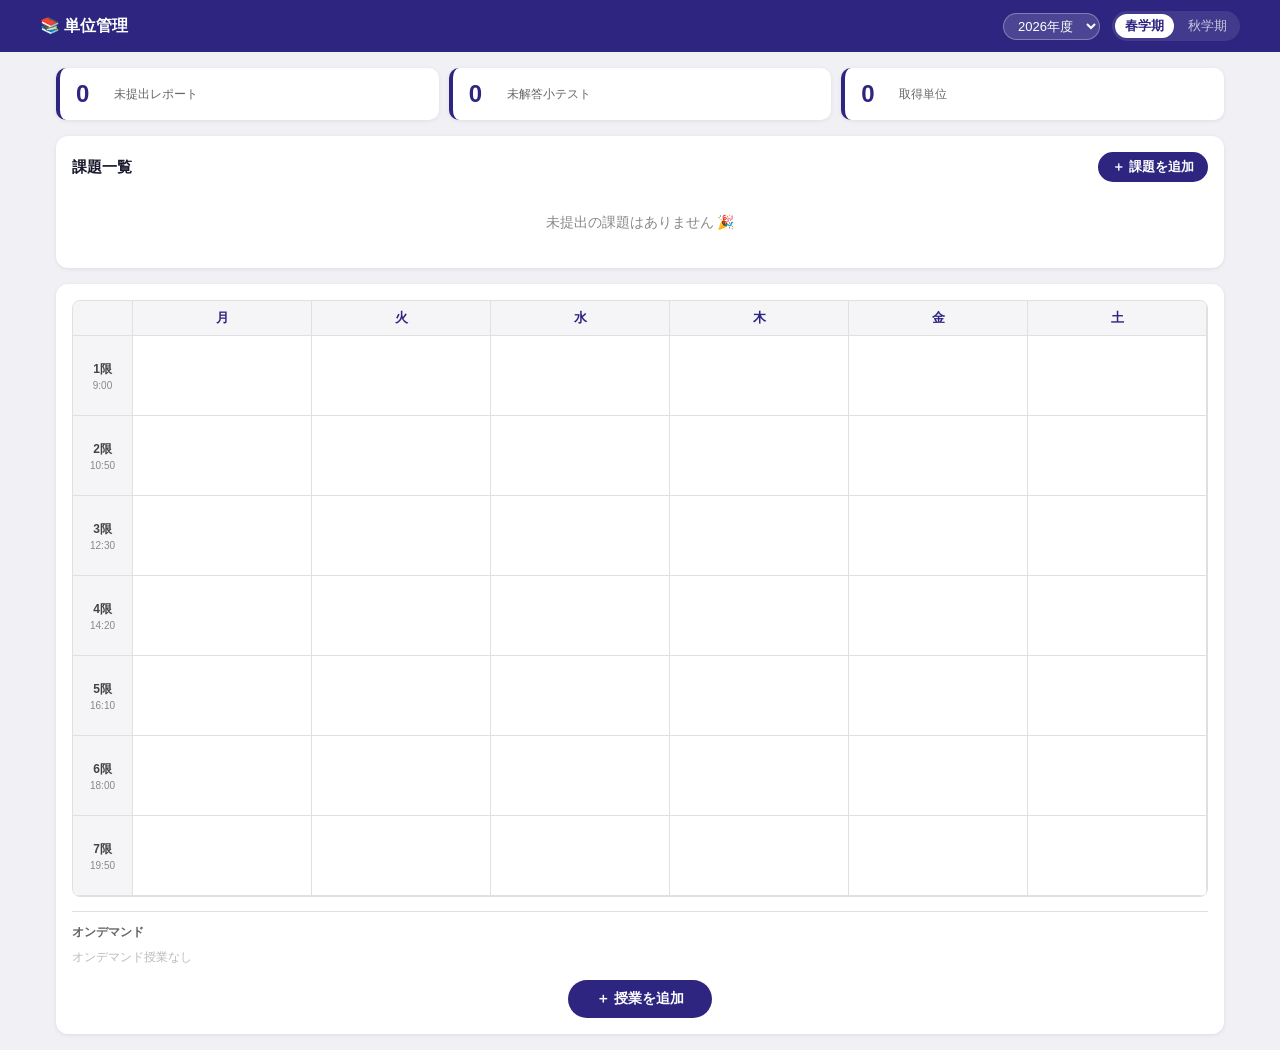
<file: index.html>
<!DOCTYPE html>
<html lang="ja">
<head>
  <meta charset="UTF-8">
  <meta name="viewport" content="width=device-width, initial-scale=1.0">
  <title>単位管理ツール</title>
  <link rel="stylesheet" href="style.css">
</head>
<body>

  <header class="app-header">
    <div class="header-inner">
      <span class="app-logo">📚 単位管理</span>
      <div class="header-controls">
        <select id="year-select" class="select-pill">
          <option value="2026">2026年度</option>
          <option value="2025">2025年度</option>
        </select>
        <div class="semester-toggle">
          <label class="sem-label">
            <input type="radio" name="semester" value="spring" checked>
            <span>春学期</span>
          </label>
          <label class="sem-label">
            <input type="radio" name="semester" value="fall">
            <span>秋学期</span>
          </label>
        </div>
      </div>
    </div>
  </header>

  <main class="app-main">

    <section class="dashboard-bar">
      <div class="dash-card">
        <span class="dash-count" id="report-count">0</span>
        <span class="dash-label">未提出レポート</span>
      </div>
      <div class="dash-card">
        <span class="dash-count" id="quiz-count">0</span>
        <span class="dash-label">未解答小テスト</span>
      </div>
      <div class="dash-card">
        <span class="dash-count" id="credit-count">0</span>
        <span class="dash-label">取得単位</span>
      </div>
    </section>

    <section class="task-section">
      <div class="section-header">
        <h2 class="section-title">課題一覧</h2>
        <button class="btn-add-task" id="btn-add-task">＋ 課題を追加</button>
      </div>
      <div id="task-list"></div>
    </section>

    <section class="timetable-section">
      <div class="timetable-wrapper">
        <div class="timetable-grid">
          <div class="cell-corner"></div>
          <div class="cell-day">月</div>
          <div class="cell-day">火</div>
          <div class="cell-day">水</div>
          <div class="cell-day">木</div>
          <div class="cell-day">金</div>
          <div class="cell-day">土</div>

          <div class="cell-period">1限<span class="period-time">9:00</span></div>
          <div class="cell course-slot" data-day="mon" data-period="1"></div>
          <div class="cell course-slot" data-day="tue" data-period="1"></div>
          <div class="cell course-slot" data-day="wed" data-period="1"></div>
          <div class="cell course-slot" data-day="thu" data-period="1"></div>
          <div class="cell course-slot" data-day="fri" data-period="1"></div>
          <div class="cell course-slot" data-day="sat" data-period="1"></div>

          <div class="cell-period">2限<span class="period-time">10:50</span></div>
          <div class="cell course-slot" data-day="mon" data-period="2"></div>
          <div class="cell course-slot" data-day="tue" data-period="2"></div>
          <div class="cell course-slot" data-day="wed" data-period="2"></div>
          <div class="cell course-slot" data-day="thu" data-period="2"></div>
          <div class="cell course-slot" data-day="fri" data-period="2"></div>
          <div class="cell course-slot" data-day="sat" data-period="2"></div>

          <div class="cell-period">3限<span class="period-time">12:30</span></div>
          <div class="cell course-slot" data-day="mon" data-period="3"></div>
          <div class="cell course-slot" data-day="tue" data-period="3"></div>
          <div class="cell course-slot" data-day="wed" data-period="3"></div>
          <div class="cell course-slot" data-day="thu" data-period="3"></div>
          <div class="cell course-slot" data-day="fri" data-period="3"></div>
          <div class="cell course-slot" data-day="sat" data-period="3"></div>

          <div class="cell-period">4限<span class="period-time">14:20</span></div>
          <div class="cell course-slot" data-day="mon" data-period="4"></div>
          <div class="cell course-slot" data-day="tue" data-period="4"></div>
          <div class="cell course-slot" data-day="wed" data-period="4"></div>
          <div class="cell course-slot" data-day="thu" data-period="4"></div>
          <div class="cell course-slot" data-day="fri" data-period="4"></div>
          <div class="cell course-slot" data-day="sat" data-period="4"></div>

          <div class="cell-period">5限<span class="period-time">16:10</span></div>
          <div class="cell course-slot" data-day="mon" data-period="5"></div>
          <div class="cell course-slot" data-day="tue" data-period="5"></div>
          <div class="cell course-slot" data-day="wed" data-period="5"></div>
          <div class="cell course-slot" data-day="thu" data-period="5"></div>
          <div class="cell course-slot" data-day="fri" data-period="5"></div>
          <div class="cell course-slot" data-day="sat" data-period="5"></div>

          <div class="cell-period">6限<span class="period-time">18:00</span></div>
          <div class="cell course-slot" data-day="mon" data-period="6"></div>
          <div class="cell course-slot" data-day="tue" data-period="6"></div>
          <div class="cell course-slot" data-day="wed" data-period="6"></div>
          <div class="cell course-slot" data-day="thu" data-period="6"></div>
          <div class="cell course-slot" data-day="fri" data-period="6"></div>
          <div class="cell course-slot" data-day="sat" data-period="6"></div>

          <div class="cell-period">7限<span class="period-time">19:50</span></div>
          <div class="cell course-slot" data-day="mon" data-period="7"></div>
          <div class="cell course-slot" data-day="tue" data-period="7"></div>
          <div class="cell course-slot" data-day="wed" data-period="7"></div>
          <div class="cell course-slot" data-day="thu" data-period="7"></div>
          <div class="cell course-slot" data-day="fri" data-period="7"></div>
          <div class="cell course-slot" data-day="sat" data-period="7"></div>
        </div>
      </div>

      <!-- オンデマンドセクション -->
      <div class="ondemand-section">
        <div class="ondemand-label">オンデマンド</div>
        <div id="ondemand-list" class="ondemand-list"></div>
      </div>

      <button class="btn-add-course" id="btn-add-course">＋ 授業を追加</button>
    </section>

  </main>

  <!-- 授業追加モーダル -->
  <div class="modal-overlay" id="modal-add-course" style="display:none">
    <div class="modal">
      <div class="modal-header">
        <h2 class="modal-title">授業を追加</h2>
        <button class="modal-close" id="modal-course-close">✕</button>
      </div>
      <div class="modal-body">
        <div class="form-row">
          <label class="form-label">科目名</label>
          <input type="text" id="input-name" class="form-input" placeholder="例：経営社会学">
        </div>
        <div class="form-row">
          <label class="form-label">授業形式</label>
          <select id="input-format" class="form-input" onchange="toggleDayPeriod(this.value)">
            <option value="face">対面（青）</option>
            <option value="media">メディア（緑）</option>
            <option value="trial">仮参加（赤）</option>
            <option value="ondemand">オンデマンド（紫）</option>
            <option value="hybrid">対面＋オンデマンド併用（オレンジ）</option>
          </select>
        </div>
        <div id="day-period-row">
          <div class="form-row two-col">
            <div>
              <label class="form-label">曜日</label>
              <select id="input-day" class="form-input">
                <option value="mon">月</option>
                <option value="tue">火</option>
                <option value="wed">水</option>
                <option value="thu">木</option>
                <option value="fri">金</option>
                <option value="sat">土</option>
              </select>
            </div>
            <div>
              <label class="form-label">時限</label>
              <select id="input-period" class="form-input">
                <option value="1">1限</option>
                <option value="2">2限</option>
                <option value="3">3限</option>
                <option value="4">4限</option>
                <option value="5">5限</option>
                <option value="6">6限</option>
                <option value="7">7限</option>
              </select>
            </div>
          </div>
        </div>
        <div class="form-row two-col">
          <div>
            <label class="form-label">単位数</label>
            <select id="input-credits" class="form-input">
              <option value="1">1単位</option>
              <option value="2">2単位</option>
              <option value="3">3単位</option>
              <option value="4">4単位</option>
            </select>
          </div>
        </div>
        <div class="form-row">
          <label class="form-label">担当教員</label>
          <input type="text" id="input-teacher" class="form-input" placeholder="例：山下 充">
        </div>
        <div class="form-row">
          <label class="form-label">教室</label>
          <input type="text" id="input-room" class="form-input" placeholder="例：LS401">
        </div>
        <button class="btn-submit" id="btn-submit-course">追加する</button>
      </div>
    </div>
  </div>

  <!-- 課題追加モーダル -->
  <div class="modal-overlay" id="modal-add-task" style="display:none">
    <div class="modal">
      <div class="modal-header">
        <h2 class="modal-title">課題を追加</h2>
        <button class="modal-close" id="modal-task-close">✕</button>
      </div>
      <div class="modal-body">
        <div class="form-row">
          <label class="form-label">授業</label>
          <select id="input-task-course" class="form-input"></select>
        </div>
        <div class="form-row">
          <label class="form-label">課題名</label>
          <input type="text" id="input-task-title" class="form-input" placeholder="例：第2章レポート">
        </div>
        <div class="form-row">
          <label class="form-label">種別</label>
          <select id="input-task-type" class="form-input">
            <option value="report">レポート</option>
            <option value="quiz">小テスト</option>
            <option value="other">その他</option>
          </select>
        </div>
        <div class="form-row two-col">
          <div>
            <label class="form-label">締切日</label>
            <input type="date" id="input-task-deadline" class="form-input">
          </div>
          <div>
            <label class="form-label">やる予定日</label>
            <input type="date" id="input-task-planned" class="form-input">
          </div>
        </div>
        <button class="btn-submit" id="btn-submit-task">追加する</button>
      </div>
    </div>
  </div>

  <script src="data.js"></script>
  <script src="app.js"></script>
</body>
</html>
</file>
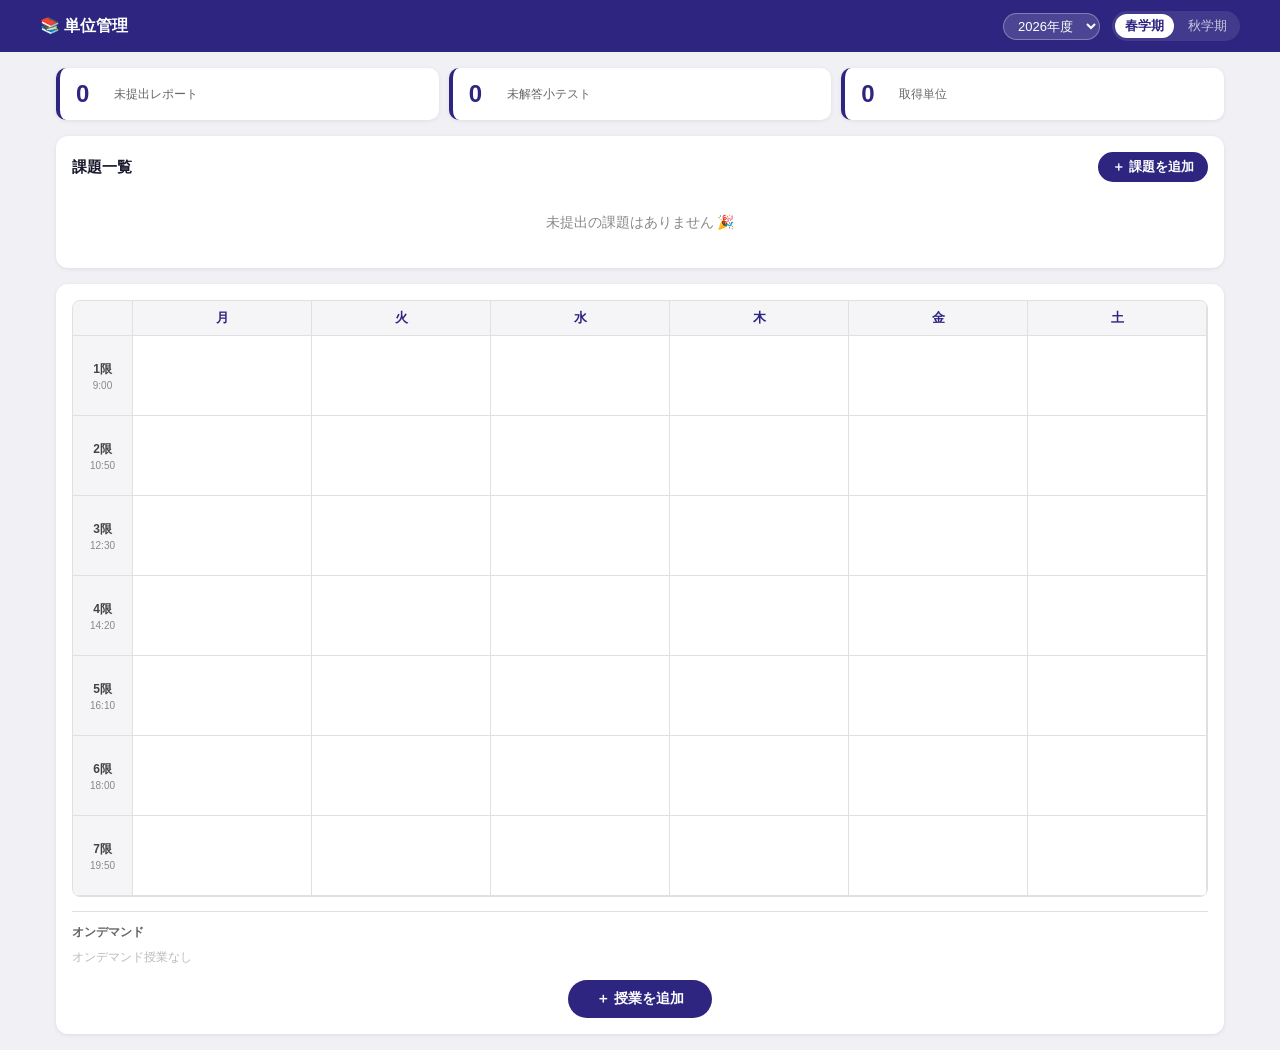
<file: course.html>
<!DOCTYPE html>
<html lang="ja">
<head>
  <meta charset="UTF-8">
  <meta name="viewport" content="width=device-width, initial-scale=1.0">
  <title>授業詳細</title>
  <link rel="stylesheet" href="style.css">
</head>
<body>

  <header class="app-header">
    <div class="header-inner">
      <button class="btn-back" onclick="history.back()">← 戻る</button>
      <span class="app-logo" id="course-title">授業詳細</span>
      <div style="width:60px"></div>
    </div>
  </header>

  <main class="app-main">

    <!-- 授業基本情報 -->
    <section class="detail-section">
      <div class="detail-info-grid" id="course-info"></div>
      <button class="btn-complete" id="btn-complete" onclick="toggleComplete()">単位を取得済みにする</button>
    </section>

    <!-- 評価方法 -->
    <section class="detail-section">
      <div class="section-header">
        <h2 class="section-title">評価方法</h2>
        <button class="btn-edit-small" id="btn-edit-eval">編集</button>
      </div>
      <div id="eval-display"></div>
      <div id="eval-form" style="display:none">
        <div id="eval-items"></div>
        <button class="btn-add-small" id="btn-add-eval-item">＋ 項目を追加</button>
        <div class="eval-total">合計: <span id="eval-total">0</span>%</div>
        <button class="btn-submit-small" id="btn-save-eval">保存</button>
      </div>
    </section>

    <!-- 出席記録 -->
    <section class="detail-section">
      <div class="section-header">
        <h2 class="section-title">出席記録</h2>
        <div class="attendance-counts">
          <span class="att-present">出席 <strong id="att-present-count">0</strong>回</span>
          <span class="att-absent">欠席 <strong id="att-absent-count">0</strong>回</span>
        </div>
      </div>
      <div id="attendance-list"></div>
      <button class="btn-add-small" id="btn-add-attendance">＋ 出席を記録</button>
    </section>

    <!-- 課題一覧 -->
    <section class="detail-section">
      <div class="section-header">
        <h2 class="section-title">課題</h2>
        <button class="btn-add-small" id="btn-add-task-detail">＋ 課題を追加</button>
      </div>
      <div id="course-task-list"></div>
    </section>

    <!-- 回別メモ -->
    <section class="detail-section">
      <div class="section-header">
        <h2 class="section-title">回別メモ</h2>
        <button class="btn-add-small" id="btn-add-session">＋ 回を追加</button>
      </div>
      <div id="session-list"></div>
    </section>

    <!-- フリーメモ -->
    <section class="detail-section">
      <div class="section-header">
        <h2 class="section-title">フリーメモ</h2>
        <button class="btn-add-small" id="btn-add-free-note">＋ メモを追加</button>
      </div>
      <div id="free-note-list"></div>
    </section>

  <!-- 削除ボタン -->
  <div style="padding:0 16px 32px">
    <button onclick="deleteCourseAndGoBack()" style="width:100%;padding:12px;background:transparent;border:1.5px solid #E24B4A;border-radius:10px;color:#E24B4A;font-size:14px;font-weight:600;cursor:pointer;">この授業を削除する</button>
  </div>

  </main>

  <!-- 出席追加モーダル -->
  <div class="modal-overlay" id="modal-attendance" style="display:none">
    <div class="modal">
      <div class="modal-header">
        <h2 class="modal-title">出席を記録</h2>
        <button class="modal-close" id="modal-att-close">✕</button>
      </div>
      <div class="modal-body">
        <div class="form-row">
          <label class="form-label">日付</label>
          <input type="date" id="input-att-date" class="form-input">
        </div>
        <div class="form-row">
          <label class="form-label">状況</label>
          <select id="input-att-status" class="form-input">
            <option value="present">出席</option>
            <option value="absent">欠席</option>
          </select>
        </div>
        <button class="btn-submit" id="btn-submit-attendance">記録する</button>
      </div>
    </div>
  </div>

  <!-- 課題追加モーダル -->
  <div class="modal-overlay" id="modal-task-detail" style="display:none">
    <div class="modal">
      <div class="modal-header">
        <h2 class="modal-title">課題を追加</h2>
        <button class="modal-close" id="modal-task-detail-close">✕</button>
      </div>
      <div class="modal-body">
        <div class="form-row">
          <label class="form-label">課題名</label>
          <input type="text" id="input-detail-task-title" class="form-input" placeholder="例：第2章レポート">
        </div>
        <div class="form-row">
          <label class="form-label">種別</label>
          <select id="input-detail-task-type" class="form-input">
            <option value="report">レポート</option>
            <option value="quiz">小テスト</option>
            <option value="other">その他</option>
          </select>
        </div>
        <div class="form-row two-col">
          <div>
            <label class="form-label">締切日</label>
            <input type="date" id="input-detail-task-deadline" class="form-input">
          </div>
          <div>
            <label class="form-label">やる予定日</label>
            <input type="date" id="input-detail-task-planned" class="form-input">
          </div>
        </div>
        <button class="btn-submit" id="btn-submit-detail-task">追加する</button>
      </div>
    </div>
  </div>

  <script src="data.js"></script>
  <script src="course.js"></script>
</body>
</html>
</file>
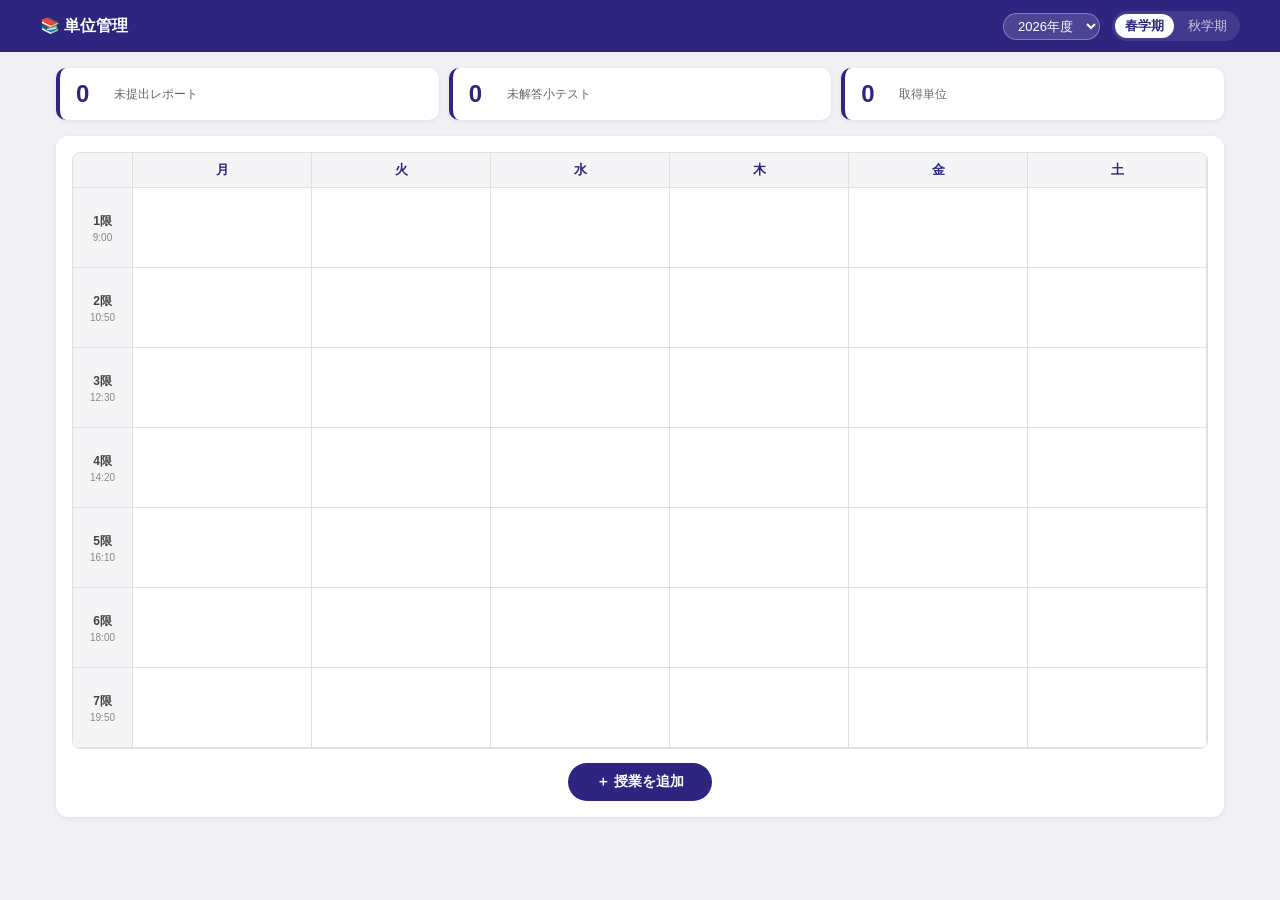
<file: index (13).html>
<!DOCTYPE html>
<html lang="ja">
<head>
  <meta charset="UTF-8">
  <meta name="viewport" content="width=device-width, initial-scale=1.0">
  <title>単位管理ツール</title>
  <link rel="stylesheet" href="style.css">
</head>
<body>

  <!-- ===== ヘッダー ===== -->
  <header class="app-header">
    <div class="header-inner">
      <span class="app-logo">📚 単位管理</span>
      <div class="header-controls">
        <!-- 年度・学期切り替え -->
        <select id="year-select" class="select-pill">
          <option value="2026">2026年度</option>
          <option value="2025">2025年度</option>
        </select>
        <div class="semester-toggle">
          <label class="sem-label">
            <input type="radio" name="semester" value="spring" checked>
            <span>春学期</span>
          </label>
          <label class="sem-label">
            <input type="radio" name="semester" value="fall">
            <span>秋学期</span>
          </label>
        </div>
      </div>
    </div>
  </header>

  <!-- ===== メインエリア ===== -->
  <main class="app-main">

    <!-- ダッシュボード：未提出・未解答バッジ -->
    <section class="dashboard-bar">
      <div class="dash-card" id="report-card">
        <span class="dash-count" id="report-count">0</span>
        <span class="dash-label">未提出レポート</span>
      </div>
      <div class="dash-card" id="quiz-card">
        <span class="dash-count" id="quiz-count">0</span>
        <span class="dash-label">未解答小テスト</span>
      </div>
      <div class="dash-card">
        <span class="dash-count" id="credit-count">0</span>
        <span class="dash-label">取得単位</span>
      </div>
    </section>

    <!-- 時間割グリッド -->
    <section class="timetable-section">
      <div class="timetable-wrapper">

        <!-- グリッドのヘッダー行（曜日） -->
        <div class="timetable-grid">
          <div class="cell-corner"></div>
          <div class="cell-day">月</div>
          <div class="cell-day">火</div>
          <div class="cell-day">水</div>
          <div class="cell-day">木</div>
          <div class="cell-day">金</div>
          <div class="cell-day">土</div>

          <!-- 1限〜7限のセル（JavaScriptが授業カードを入れる場所） -->
          <div class="cell-period">1限<span class="period-time">9:00</span></div>
          <div class="cell course-slot" data-day="mon" data-period="1"></div>
          <div class="cell course-slot" data-day="tue" data-period="1"></div>
          <div class="cell course-slot" data-day="wed" data-period="1"></div>
          <div class="cell course-slot" data-day="thu" data-period="1"></div>
          <div class="cell course-slot" data-day="fri" data-period="1"></div>
          <div class="cell course-slot" data-day="sat" data-period="1"></div>

          <div class="cell-period">2限<span class="period-time">10:50</span></div>
          <div class="cell course-slot" data-day="mon" data-period="2"></div>
          <div class="cell course-slot" data-day="tue" data-period="2"></div>
          <div class="cell course-slot" data-day="wed" data-period="2"></div>
          <div class="cell course-slot" data-day="thu" data-period="2"></div>
          <div class="cell course-slot" data-day="fri" data-period="2"></div>
          <div class="cell course-slot" data-day="sat" data-period="2"></div>

          <div class="cell-period">3限<span class="period-time">12:30</span></div>
          <div class="cell course-slot" data-day="mon" data-period="3"></div>
          <div class="cell course-slot" data-day="tue" data-period="3"></div>
          <div class="cell course-slot" data-day="wed" data-period="3"></div>
          <div class="cell course-slot" data-day="thu" data-period="3"></div>
          <div class="cell course-slot" data-day="fri" data-period="3"></div>
          <div class="cell course-slot" data-day="sat" data-period="3"></div>

          <div class="cell-period">4限<span class="period-time">14:20</span></div>
          <div class="cell course-slot" data-day="mon" data-period="4"></div>
          <div class="cell course-slot" data-day="tue" data-period="4"></div>
          <div class="cell course-slot" data-day="wed" data-period="4"></div>
          <div class="cell course-slot" data-day="thu" data-period="4"></div>
          <div class="cell course-slot" data-day="fri" data-period="4"></div>
          <div class="cell course-slot" data-day="sat" data-period="4"></div>

          <div class="cell-period">5限<span class="period-time">16:10</span></div>
          <div class="cell course-slot" data-day="mon" data-period="5"></div>
          <div class="cell course-slot" data-day="tue" data-period="5"></div>
          <div class="cell course-slot" data-day="wed" data-period="5"></div>
          <div class="cell course-slot" data-day="thu" data-period="5"></div>
          <div class="cell course-slot" data-day="fri" data-period="5"></div>
          <div class="cell course-slot" data-day="sat" data-period="5"></div>

          <div class="cell-period">6限<span class="period-time">18:00</span></div>
          <div class="cell course-slot" data-day="mon" data-period="6"></div>
          <div class="cell course-slot" data-day="tue" data-period="6"></div>
          <div class="cell course-slot" data-day="wed" data-period="6"></div>
          <div class="cell course-slot" data-day="thu" data-period="6"></div>
          <div class="cell course-slot" data-day="fri" data-period="6"></div>
          <div class="cell course-slot" data-day="sat" data-period="6"></div>

          <div class="cell-period">7限<span class="period-time">19:50</span></div>
          <div class="cell course-slot" data-day="mon" data-period="7"></div>
          <div class="cell course-slot" data-day="tue" data-period="7"></div>
          <div class="cell course-slot" data-day="wed" data-period="7"></div>
          <div class="cell course-slot" data-day="thu" data-period="7"></div>
          <div class="cell course-slot" data-day="fri" data-period="7"></div>
          <div class="cell course-slot" data-day="sat" data-period="7"></div>
        </div>

      </div>

      <!-- 授業追加ボタン -->
      <button class="btn-add-course" id="btn-add-course">＋ 授業を追加</button>
    </section>

  </main>

  <!-- ===== 授業追加モーダル ===== -->
  <div class="modal-overlay" id="modal-add" style="display:none">
    <div class="modal">
      <div class="modal-header">
        <h2 class="modal-title">授業を追加</h2>
        <button class="modal-close" id="modal-close">✕</button>
      </div>
      <div class="modal-body">
        <div class="form-row">
          <label class="form-label">科目名</label>
          <input type="text" id="input-name" class="form-input" placeholder="例：経営社会学">
        </div>
        <div class="form-row two-col">
          <div>
            <label class="form-label">曜日</label>
            <select id="input-day" class="form-input">
              <option value="mon">月</option>
              <option value="tue">火</option>
              <option value="wed">水</option>
              <option value="thu">木</option>
              <option value="fri">金</option>
              <option value="sat">土</option>
            </select>
          </div>
          <div>
            <label class="form-label">時限</label>
            <select id="input-period" class="form-input">
              <option value="1">1限</option>
              <option value="2">2限</option>
              <option value="3">3限</option>
              <option value="4">4限</option>
              <option value="5">5限</option>
              <option value="6">6限</option>
              <option value="7">7限</option>
            </select>
          </div>
        </div>
        <div class="form-row two-col">
          <div>
            <label class="form-label">単位数</label>
            <select id="input-credits" class="form-input">
              <option value="1">1単位</option>
              <option value="2">2単位</option>
              <option value="3">3単位</option>
              <option value="4">4単位</option>
            </select>
          </div>
          <div>
            <label class="form-label">種別</label>
            <select id="input-color" class="form-input">
              <option value="blue">履修登録（青）</option>
              <option value="green">メディア（緑）</option>
              <option value="red">仮参加（赤）</option>
            </select>
          </div>
        </div>
        <div class="form-row">
          <label class="form-label">担当教員</label>
          <input type="text" id="input-teacher" class="form-input" placeholder="例：山下 充">
        </div>
        <div class="form-row">
          <label class="form-label">教室</label>
          <input type="text" id="input-room" class="form-input" placeholder="例：LS401">
        </div>
        <button class="btn-submit" id="btn-submit-course">追加する</button>
      </div>
    </div>
  </div>

  <script src="data.js"></script>
  <script src="app.js"></script>
</body>
</html>
</file>
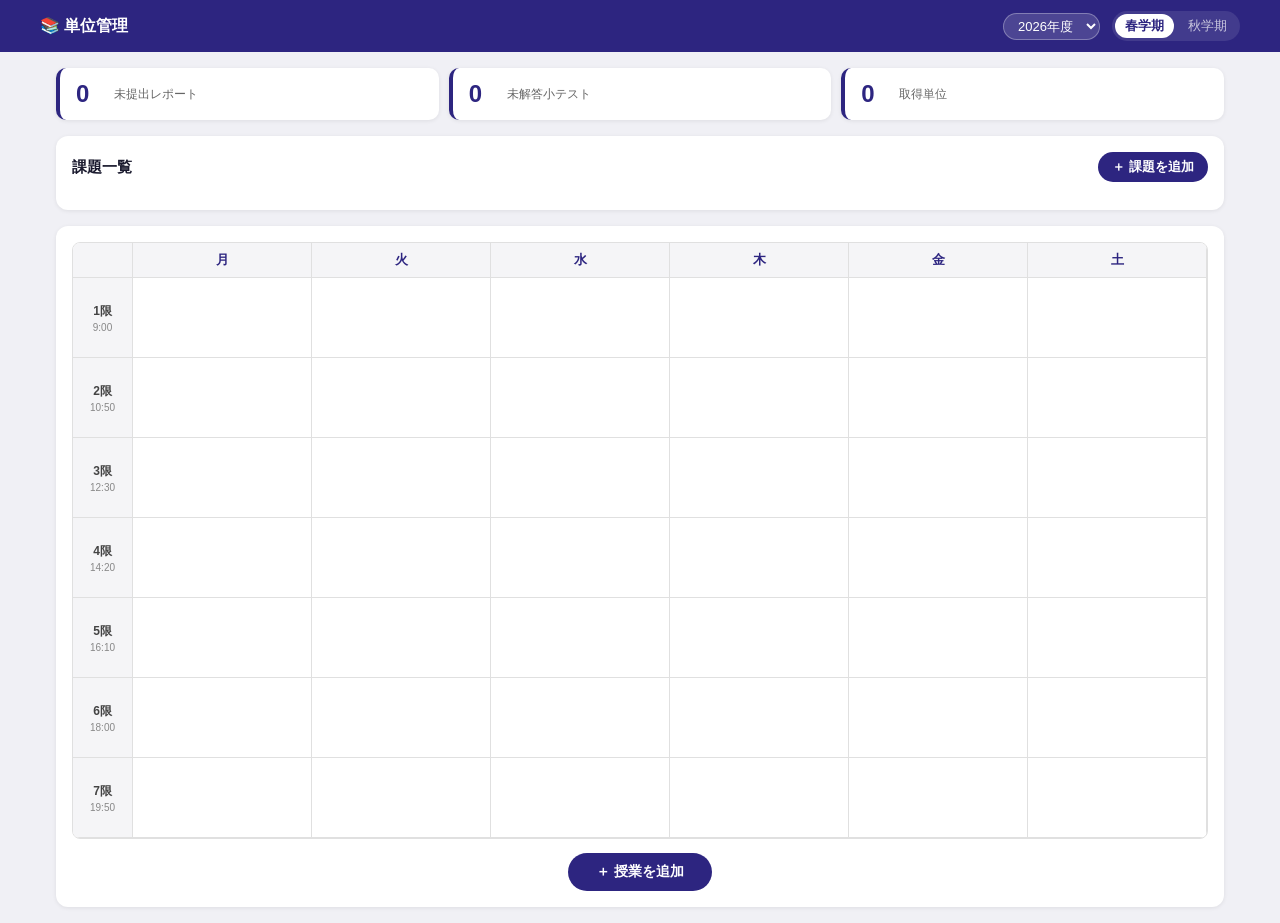
<file: index (14).html>
<!DOCTYPE html>
<html lang="ja">
<head>
  <meta charset="UTF-8">
  <meta name="viewport" content="width=device-width, initial-scale=1.0">
  <title>単位管理ツール</title>
  <link rel="stylesheet" href="style.css">
</head>
<body>

  <header class="app-header">
    <div class="header-inner">
      <span class="app-logo">📚 単位管理</span>
      <div class="header-controls">
        <select id="year-select" class="select-pill">
          <option value="2026">2026年度</option>
          <option value="2025">2025年度</option>
        </select>
        <div class="semester-toggle">
          <label class="sem-label">
            <input type="radio" name="semester" value="spring" checked>
            <span>春学期</span>
          </label>
          <label class="sem-label">
            <input type="radio" name="semester" value="fall">
            <span>秋学期</span>
          </label>
        </div>
      </div>
    </div>
  </header>

  <main class="app-main">

    <!-- ダッシュボードバー -->
    <section class="dashboard-bar">
      <div class="dash-card">
        <span class="dash-count" id="report-count">0</span>
        <span class="dash-label">未提出レポート</span>
      </div>
      <div class="dash-card">
        <span class="dash-count" id="quiz-count">0</span>
        <span class="dash-label">未解答小テスト</span>
      </div>
      <div class="dash-card">
        <span class="dash-count" id="credit-count">0</span>
        <span class="dash-label">取得単位</span>
      </div>
    </section>

    <!-- 課題一覧 -->
    <section class="task-section">
      <div class="section-header">
        <h2 class="section-title">課題一覧</h2>
        <button class="btn-add-task" id="btn-add-task">＋ 課題を追加</button>
      </div>
      <div id="task-list"></div>
    </section>

    <!-- 時間割グリッド -->
    <section class="timetable-section">
      <div class="timetable-wrapper">
        <div class="timetable-grid">
          <div class="cell-corner"></div>
          <div class="cell-day">月</div>
          <div class="cell-day">火</div>
          <div class="cell-day">水</div>
          <div class="cell-day">木</div>
          <div class="cell-day">金</div>
          <div class="cell-day">土</div>

          <div class="cell-period">1限<span class="period-time">9:00</span></div>
          <div class="cell course-slot" data-day="mon" data-period="1"></div>
          <div class="cell course-slot" data-day="tue" data-period="1"></div>
          <div class="cell course-slot" data-day="wed" data-period="1"></div>
          <div class="cell course-slot" data-day="thu" data-period="1"></div>
          <div class="cell course-slot" data-day="fri" data-period="1"></div>
          <div class="cell course-slot" data-day="sat" data-period="1"></div>

          <div class="cell-period">2限<span class="period-time">10:50</span></div>
          <div class="cell course-slot" data-day="mon" data-period="2"></div>
          <div class="cell course-slot" data-day="tue" data-period="2"></div>
          <div class="cell course-slot" data-day="wed" data-period="2"></div>
          <div class="cell course-slot" data-day="thu" data-period="2"></div>
          <div class="cell course-slot" data-day="fri" data-period="2"></div>
          <div class="cell course-slot" data-day="sat" data-period="2"></div>

          <div class="cell-period">3限<span class="period-time">12:30</span></div>
          <div class="cell course-slot" data-day="mon" data-period="3"></div>
          <div class="cell course-slot" data-day="tue" data-period="3"></div>
          <div class="cell course-slot" data-day="wed" data-period="3"></div>
          <div class="cell course-slot" data-day="thu" data-period="3"></div>
          <div class="cell course-slot" data-day="fri" data-period="3"></div>
          <div class="cell course-slot" data-day="sat" data-period="3"></div>

          <div class="cell-period">4限<span class="period-time">14:20</span></div>
          <div class="cell course-slot" data-day="mon" data-period="4"></div>
          <div class="cell course-slot" data-day="tue" data-period="4"></div>
          <div class="cell course-slot" data-day="wed" data-period="4"></div>
          <div class="cell course-slot" data-day="thu" data-period="4"></div>
          <div class="cell course-slot" data-day="fri" data-period="4"></div>
          <div class="cell course-slot" data-day="sat" data-period="4"></div>

          <div class="cell-period">5限<span class="period-time">16:10</span></div>
          <div class="cell course-slot" data-day="mon" data-period="5"></div>
          <div class="cell course-slot" data-day="tue" data-period="5"></div>
          <div class="cell course-slot" data-day="wed" data-period="5"></div>
          <div class="cell course-slot" data-day="thu" data-period="5"></div>
          <div class="cell course-slot" data-day="fri" data-period="5"></div>
          <div class="cell course-slot" data-day="sat" data-period="5"></div>

          <div class="cell-period">6限<span class="period-time">18:00</span></div>
          <div class="cell course-slot" data-day="mon" data-period="6"></div>
          <div class="cell course-slot" data-day="tue" data-period="6"></div>
          <div class="cell course-slot" data-day="wed" data-period="6"></div>
          <div class="cell course-slot" data-day="thu" data-period="6"></div>
          <div class="cell course-slot" data-day="fri" data-period="6"></div>
          <div class="cell course-slot" data-day="sat" data-period="6"></div>

          <div class="cell-period">7限<span class="period-time">19:50</span></div>
          <div class="cell course-slot" data-day="mon" data-period="7"></div>
          <div class="cell course-slot" data-day="tue" data-period="7"></div>
          <div class="cell course-slot" data-day="wed" data-period="7"></div>
          <div class="cell course-slot" data-day="thu" data-period="7"></div>
          <div class="cell course-slot" data-day="fri" data-period="7"></div>
          <div class="cell course-slot" data-day="sat" data-period="7"></div>
        </div>
      </div>
      <button class="btn-add-course" id="btn-add-course">＋ 授業を追加</button>
    </section>

  </main>

  <!-- 授業追加モーダル -->
  <div class="modal-overlay" id="modal-add-course" style="display:none">
    <div class="modal">
      <div class="modal-header">
        <h2 class="modal-title">授業を追加</h2>
        <button class="modal-close" id="modal-course-close">✕</button>
      </div>
      <div class="modal-body">
        <div class="form-row">
          <label class="form-label">科目名</label>
          <input type="text" id="input-name" class="form-input" placeholder="例：経営社会学">
        </div>
        <div class="form-row two-col">
          <div>
            <label class="form-label">曜日</label>
            <select id="input-day" class="form-input">
              <option value="mon">月</option>
              <option value="tue">火</option>
              <option value="wed">水</option>
              <option value="thu">木</option>
              <option value="fri">金</option>
              <option value="sat">土</option>
            </select>
          </div>
          <div>
            <label class="form-label">時限</label>
            <select id="input-period" class="form-input">
              <option value="1">1限</option>
              <option value="2">2限</option>
              <option value="3">3限</option>
              <option value="4">4限</option>
              <option value="5">5限</option>
              <option value="6">6限</option>
              <option value="7">7限</option>
            </select>
          </div>
        </div>
        <div class="form-row two-col">
          <div>
            <label class="form-label">単位数</label>
            <select id="input-credits" class="form-input">
              <option value="1">1単位</option>
              <option value="2">2単位</option>
              <option value="3">3単位</option>
              <option value="4">4単位</option>
            </select>
          </div>
          <div>
            <label class="form-label">種別</label>
            <select id="input-color" class="form-input">
              <option value="blue">履修登録（青）</option>
              <option value="green">メディア（緑）</option>
              <option value="red">仮参加（赤）</option>
            </select>
          </div>
        </div>
        <div class="form-row">
          <label class="form-label">担当教員</label>
          <input type="text" id="input-teacher" class="form-input" placeholder="例：山下 充">
        </div>
        <div class="form-row">
          <label class="form-label">教室</label>
          <input type="text" id="input-room" class="form-input" placeholder="例：LS401">
        </div>
        <button class="btn-submit" id="btn-submit-course">追加する</button>
      </div>
    </div>
  </div>

  <!-- 課題追加モーダル -->
  <div class="modal-overlay" id="modal-add-task" style="display:none">
    <div class="modal">
      <div class="modal-header">
        <h2 class="modal-title">課題を追加</h2>
        <button class="modal-close" id="modal-task-close">✕</button>
      </div>
      <div class="modal-body">
        <div class="form-row">
          <label class="form-label">授業</label>
          <select id="input-task-course" class="form-input"></select>
        </div>
        <div class="form-row">
          <label class="form-label">課題名</label>
          <input type="text" id="input-task-title" class="form-input" placeholder="例：第2章レポート">
        </div>
        <div class="form-row">
          <label class="form-label">種別</label>
          <select id="input-task-type" class="form-input">
            <option value="report">レポート</option>
            <option value="quiz">小テスト</option>
            <option value="other">その他</option>
          </select>
        </div>
        <div class="form-row two-col">
          <div>
            <label class="form-label">締切日</label>
            <input type="date" id="input-task-deadline" class="form-input">
          </div>
          <div>
            <label class="form-label">やる予定日</label>
            <input type="date" id="input-task-planned" class="form-input">
          </div>
        </div>
        <button class="btn-submit" id="btn-submit-task">追加する</button>
      </div>
    </div>
  </div>

  <script src="data.js"></script>
  <script src="app.js"></script>
</body>
</html>
</file>
<file: style.css>
/* =====================
   リセット・基本設定
   ===================== */
* {
  box-sizing: border-box;
  margin: 0;
  padding: 0;
}

body {
  font-family: -apple-system, 'Helvetica Neue', Arial, sans-serif;
  background: #f0f0f5;
  color: #1a1a2e;
  min-height: 100vh;
}

/* =====================
   ヘッダー
   ===================== */
.app-header {
  background: #2d2580;   /* o-meijiの紫色 */
  color: white;
  padding: 0 16px;
  height: 52px;
  display: flex;
  align-items: center;
  position: sticky;
  top: 0;
  z-index: 100;
}

.header-inner {
  width: 100%;
  max-width: 1200px;
  margin: 0 auto;
  display: flex;
  align-items: center;
  justify-content: space-between;
}

.app-logo {
  font-size: 16px;
  font-weight: 600;
}

.header-controls {
  display: flex;
  align-items: center;
  gap: 12px;
}

/* 年度セレクト */
.select-pill {
  background: rgba(255,255,255,0.15);
  color: white;
  border: 1px solid rgba(255,255,255,0.3);
  border-radius: 20px;
  padding: 4px 10px;
  font-size: 13px;
  cursor: pointer;
}

/* 春学期・秋学期ラジオボタン */
.semester-toggle {
  display: flex;
  gap: 4px;
  background: rgba(255,255,255,0.1);
  border-radius: 20px;
  padding: 3px;
}

.sem-label {
  display: flex;
  align-items: center;
  cursor: pointer;
}

.sem-label input[type="radio"] {
  display: none;  /* ラジオボタン本体は非表示 */
}

.sem-label span {
  font-size: 13px;
  padding: 3px 10px;
  border-radius: 16px;
  color: rgba(255,255,255,0.7);
  transition: all 0.2s;
}

/* 選択中の学期は白背景 */
.sem-label input[type="radio"]:checked + span {
  background: white;
  color: #2d2580;
  font-weight: 600;
}

/* =====================
   メインエリア
   ===================== */
.app-main {
  max-width: 1200px;
  margin: 0 auto;
  padding: 16px;
}

/* =====================
   ダッシュボードバー
   ===================== */
.dashboard-bar {
  display: flex;
  gap: 10px;
  margin-bottom: 16px;
}

.dash-card {
  flex: 1;
  background: white;
  border-radius: 10px;
  padding: 12px 16px;
  display: flex;
  align-items: center;
  gap: 10px;
  border-left: 4px solid #2d2580;
  box-shadow: 0 1px 4px rgba(0,0,0,0.08);
}

.dash-count {
  font-size: 24px;
  font-weight: 700;
  color: #2d2580;
  min-width: 28px;
}

.dash-label {
  font-size: 12px;
  color: #666;
}

/* =====================
   時間割グリッド
   ===================== */
.timetable-section {
  background: white;
  border-radius: 12px;
  padding: 16px;
  box-shadow: 0 1px 4px rgba(0,0,0,0.08);
}

.timetable-wrapper {
  overflow-x: auto;  /* スマホで横スクロール可能に */
}

.timetable-grid {
  display: grid;
  /* 時限列(60px) + 曜日6列(均等) */
  grid-template-columns: 60px repeat(6, 1fr);
  min-width: 560px;
  border: 1px solid #e0e0e0;
  border-radius: 8px;
  overflow: hidden;
}

/* 角（空白セル） */
.cell-corner {
  background: #f5f5f7;
  border-right: 1px solid #e0e0e0;
  border-bottom: 1px solid #e0e0e0;
}

/* 曜日ヘッダー */
.cell-day {
  background: #f5f5f7;
  text-align: center;
  font-size: 13px;
  font-weight: 600;
  color: #2d2580;
  padding: 8px 4px;
  border-right: 1px solid #e0e0e0;
  border-bottom: 1px solid #e0e0e0;
}

/* 時限セル（左端の1・2・3…） */
.cell-period {
  background: #f5f5f7;
  display: flex;
  flex-direction: column;
  align-items: center;
  justify-content: center;
  font-size: 12px;
  font-weight: 600;
  color: #444;
  padding: 8px 4px;
  border-right: 1px solid #e0e0e0;
  border-bottom: 1px solid #e0e0e0;
  min-height: 80px;
}

.period-time {
  font-size: 10px;
  font-weight: 400;
  color: #888;
  margin-top: 2px;
}

/* 授業が入るセル（空のとき） */
.cell {
  border-right: 1px solid #e0e0e0;
  border-bottom: 1px solid #e0e0e0;
  min-height: 80px;
  padding: 4px;
}

/* =====================
   授業カード
   ===================== */
.course-card {
  height: 100%;
  min-height: 72px;
  border-radius: 6px;
  padding: 6px 8px;
  cursor: pointer;
  position: relative;
  transition: opacity 0.15s;
  border-left: 3px solid;
}

.course-card:hover {
  opacity: 0.85;
}

/* 色分け：青（履修登録） */
.course-card.color-blue {
  background: #ddeeff;
  border-color: #378ADD;
}

/* 色分け：緑（メディア） */
.course-card.color-green {
  background: #ddf5ec;
  border-color: #1D9E75;
}

/* 色分け：赤（仮参加） */
.course-card.color-red {
  background: #ffdddd;
  border-color: #E24B4A;
}

.course-name {
  font-size: 12px;
  font-weight: 600;
  color: #1a1a2e;
  line-height: 1.3;
  margin-bottom: 3px;
}

.course-meta {
  font-size: 10px;
  color: #555;
  line-height: 1.4;
}

.course-arrow {
  position: absolute;
  right: 6px;
  top: 6px;
  font-size: 10px;
  color: #888;
}

/* =====================
   授業追加ボタン
   ===================== */
.btn-add-course {
  display: block;
  margin: 14px auto 0;
  padding: 10px 28px;
  background: #2d2580;
  color: white;
  border: none;
  border-radius: 24px;
  font-size: 14px;
  font-weight: 600;
  cursor: pointer;
  transition: background 0.2s;
}

.btn-add-course:hover {
  background: #3d35a0;
}

/* =====================
   モーダル（授業追加フォーム）
   ===================== */
.modal-overlay {
  position: fixed;
  inset: 0;
  background: rgba(0,0,0,0.45);
  display: flex;
  align-items: center;
  justify-content: center;
  z-index: 200;
  padding: 16px;
}

.modal {
  background: white;
  border-radius: 16px;
  width: 100%;
  max-width: 420px;
  max-height: 90vh;
  overflow-y: auto;
}

.modal-header {
  display: flex;
  align-items: center;
  justify-content: space-between;
  padding: 16px 20px 12px;
  border-bottom: 1px solid #eee;
}

.modal-title {
  font-size: 16px;
  font-weight: 600;
  color: #1a1a2e;
}

.modal-close {
  background: none;
  border: none;
  font-size: 18px;
  color: #888;
  cursor: pointer;
  padding: 4px;
}

.modal-body {
  padding: 16px 20px 20px;
  display: flex;
  flex-direction: column;
  gap: 12px;
}

.form-row {
  display: flex;
  flex-direction: column;
  gap: 4px;
}

.form-row.two-col {
  flex-direction: row;
  gap: 10px;
}

.form-row.two-col > div {
  flex: 1;
  display: flex;
  flex-direction: column;
  gap: 4px;
}

.form-label {
  font-size: 12px;
  font-weight: 600;
  color: #444;
}

.form-input {
  padding: 8px 10px;
  border: 1px solid #ddd;
  border-radius: 8px;
  font-size: 14px;
  color: #1a1a2e;
  width: 100%;
}

.form-input:focus {
  outline: none;
  border-color: #2d2580;
}

.btn-submit {
  margin-top: 4px;
  padding: 11px;
  background: #2d2580;
  color: white;
  border: none;
  border-radius: 10px;
  font-size: 15px;
  font-weight: 600;
  cursor: pointer;
  width: 100%;
}

.btn-submit:hover {
  background: #3d35a0;
}

/* =====================
   スマホ対応
   ===================== */
@media (max-width: 600px) {
  .dashboard-bar {
    flex-direction: column;
  }
  .app-logo {
    font-size: 14px;
  }
}

/* =====================
   課題セクション
   ===================== */
.task-section {
  background: white;
  border-radius: 12px;
  padding: 16px;
  margin-bottom: 16px;
  box-shadow: 0 1px 4px rgba(0,0,0,0.08);
}

.section-header {
  display: flex;
  align-items: center;
  justify-content: space-between;
  margin-bottom: 12px;
}

.section-title {
  font-size: 15px;
  font-weight: 600;
  color: #1a1a2e;
}

.btn-add-task {
  padding: 6px 14px;
  background: #2d2580;
  color: white;
  border: none;
  border-radius: 20px;
  font-size: 13px;
  font-weight: 600;
  cursor: pointer;
}

.task-empty {
  text-align: center;
  color: #888;
  font-size: 14px;
  padding: 20px 0;
}

/* 課題カード */
.task-card {
  background: #f8f8fc;
  border: 1px solid #e8e8f0;
  border-radius: 10px;
  padding: 12px 14px;
  margin-bottom: 8px;
  border-left: 4px solid #2d2580;
}

.task-card.warning {
  border-left-color: #f0a500;
  background: #fffbf0;
}

.task-card.urgent {
  border-left-color: #E24B4A;
  background: #fff5f5;
}

.task-top {
  display: flex;
  justify-content: space-between;
  align-items: center;
  margin-bottom: 4px;
}

.task-type-badge {
  font-size: 10px;
  font-weight: 600;
  padding: 2px 7px;
  border-radius: 99px;
  margin-right: 6px;
}

.type-report { background: #ddeeff; color: #185FA5; }
.type-quiz   { background: #ddf5ec; color: #0F6E56; }
.type-other  { background: #f0f0f0; color: #555; }

.task-course {
  font-size: 12px;
  color: #555;
}

.task-deadline {
  font-size: 12px;
  font-weight: 600;
  color: #2d2580;
}

.task-deadline.warning { color: #f0a500; }
.task-deadline.urgent  { color: #E24B4A; }

.task-title {
  font-size: 14px;
  font-weight: 600;
  color: #1a1a2e;
  margin-bottom: 8px;
}

.task-bottom {
  display: flex;
  justify-content: space-between;
  align-items: center;
}

.task-date {
  font-size: 11px;
  color: #888;
}

/* =====================
   フクロウスタンプ
   ===================== */
.stamp-btn {
  background: none;
  border: none;
  cursor: pointer;
  padding: 0;
}

.stamp-owl {
  width: 52px;
  height: 52px;
  border-radius: 50%;
  border: 2.5px solid;
  display: flex;
  flex-direction: column;
  align-items: center;
  justify-content: center;
  position: relative;
  transition: all 0.2s;
}

.stamp-owl.unstamped {
  border-color: #ccc;
  background: #f5f5f5;
}

.stamp-owl.unstamped:hover {
  border-color: #2d2580;
  transform: scale(1.08);
}

.stamp-owl.stamped {
  border-color: #c0392b;
  background: #fff0f0;
  transform: rotate(-8deg);
  box-shadow: 0 0 0 2px #c0392b33;
}

.owl-body {
  width: 22px;
  height: 16px;
  background: #888;
  border-radius: 50% 50% 40% 40%;
  position: relative;
}

.stamp-owl.stamped .owl-body { background: #c0392b; }

.owl-eyes {
  display: flex;
  gap: 4px;
  margin-top: -8px;
}

.owl-eye {
  width: 7px;
  height: 7px;
  background: white;
  border-radius: 50%;
  border: 1.5px solid #555;
}

.stamp-owl.stamped .owl-eye { border-color: #c0392b; }

.owl-beak {
  width: 0;
  height: 0;
  border-left: 3px solid transparent;
  border-right: 3px solid transparent;
  border-top: 4px solid #f0a500;
  margin-top: 1px;
}

.owl-text {
  font-size: 8px;
  font-weight: 700;
  color: #888;
  margin-top: 2px;
  letter-spacing: 0.05em;
}

.stamp-owl.stamped .owl-text { color: #c0392b; }

/* =====================
   授業詳細ページ
   ===================== */
.btn-back {
  background: rgba(255,255,255,0.15);
  color: white;
  border: 1px solid rgba(255,255,255,0.3);
  border-radius: 20px;
  padding: 5px 12px;
  font-size: 13px;
  cursor: pointer;
}

.detail-section {
  background: white;
  border-radius: 12px;
  padding: 16px;
  margin-bottom: 14px;
  box-shadow: 0 1px 4px rgba(0,0,0,0.08);
}

.detail-info-grid {
  display: grid;
  grid-template-columns: 1fr 1fr;
  gap: 8px;
}

.info-item {
  display: flex;
  flex-direction: column;
  gap: 2px;
}

.info-label {
  font-size: 11px;
  color: #888;
}

.info-val {
  font-size: 14px;
  font-weight: 500;
  color: #1a1a2e;
}

.btn-edit-small, .btn-add-small {
  font-size: 12px;
  padding: 4px 12px;
  border: 1px solid #2d2580;
  border-radius: 16px;
  background: transparent;
  color: #2d2580;
  cursor: pointer;
}

.btn-submit-small {
  width: 100%;
  padding: 10px;
  background: #2d2580;
  color: white;
  border: none;
  border-radius: 8px;
  font-size: 14px;
  font-weight: 600;
  cursor: pointer;
  margin-top: 10px;
}

.btn-remove {
  background: none;
  border: none;
  color: #ccc;
  cursor: pointer;
  font-size: 14px;
  padding: 2px 6px;
}

.btn-remove:hover { color: #E24B4A; }

.empty-text {
  font-size: 13px;
  color: #aaa;
  padding: 8px 0;
}

/* 評価方法 */
.eval-row {
  display: flex;
  justify-content: space-between;
  padding: 6px 0;
  border-bottom: 0.5px solid #eee;
  font-size: 14px;
}

.eval-pct { font-weight: 600; color: #2d2580; }

.eval-item-row {
  display: flex;
  gap: 8px;
  align-items: center;
  margin-bottom: 8px;
}

.eval-total {
  font-size: 13px;
  color: #666;
  margin: 8px 0;
}

/* 出席記録 */
.attendance-counts {
  display: flex;
  gap: 12px;
  font-size: 13px;
}

.att-present { color: #1D9E75; }
.att-absent  { color: #E24B4A; }

.att-row {
  display: flex;
  align-items: center;
  gap: 10px;
  padding: 7px 0;
  border-bottom: 0.5px solid #eee;
}

.att-date { font-size: 13px; color: #444; flex: 1; }

.att-status {
  font-size: 12px;
  font-weight: 600;
  padding: 2px 10px;
  border-radius: 99px;
}

.att-present.att-status { background: #ddf5ec; }
.att-absent.att-status  { background: #ffdddd; }

/* メモ */
.note-card {
  background: #f8f8fc;
  border-radius: 10px;
  padding: 12px;
  margin-bottom: 10px;
  border: 1px solid #eee;
}

.note-header {
  display: flex;
  align-items: center;
  justify-content: space-between;
  margin-bottom: 8px;
}

.note-label {
  font-size: 13px;
  font-weight: 600;
  color: #2d2580;
}

.note-title-input {
  flex: 1;
  border: none;
  background: transparent;
  font-size: 13px;
  font-weight: 600;
  color: #1a1a2e;
  outline: none;
}

.note-textarea {
  width: 100%;
  min-height: 80px;
  border: 1px solid #eee;
  border-radius: 8px;
  padding: 8px;
  font-size: 13px;
  color: #333;
  resize: vertical;
  font-family: inherit;
}

.slide-link {
  display: inline-block;
  font-size: 12px;
  color: #2d2580;
  margin-bottom: 8px;
  text-decoration: none;
}

/* =====================
   オンデマンドセクション
   ===================== */
.ondemand-section {
  margin-top: 14px;
  border-top: 1px solid #e0e0e0;
  padding-top: 12px;
}

.ondemand-label {
  font-size: 12px;
  font-weight: 600;
  color: #666;
  margin-bottom: 8px;
}

.ondemand-list {
  display: flex;
  flex-wrap: wrap;
  gap: 8px;
}

.ondemand-card {
  border-radius: 8px;
  padding: 8px 12px;
  cursor: pointer;
  border-left: 3px solid;
  min-width: 120px;
  transition: opacity 0.15s;
}

.ondemand-card:hover { opacity: 0.8; }

.ondemand-empty {
  font-size: 12px;
  color: #bbb;
}

/* 授業カード色：紫（オンデマンド） */
.course-card.color-purple, .ondemand-card.color-purple {
  background: #eeebff;
  border-color: #7F77DD;
}

/* 授業カード色：オレンジ（併用） */
.course-card.color-orange, .ondemand-card.color-orange {
  background: #fff3e0;
  border-color: #f0a500;
}

/* 授業詳細：取得済みボタン */
.btn-complete {
  display: block;
  width: 100%;
  margin-top: 12px;
  padding: 10px;
  border-radius: 10px;
  font-size: 14px;
  font-weight: 600;
  cursor: pointer;
  border: 2px solid #1D9E75;
  background: transparent;
  color: #1D9E75;
  transition: all 0.2s;
}

.btn-complete.completed {
  background: #1D9E75;
  color: white;
}
</file>
